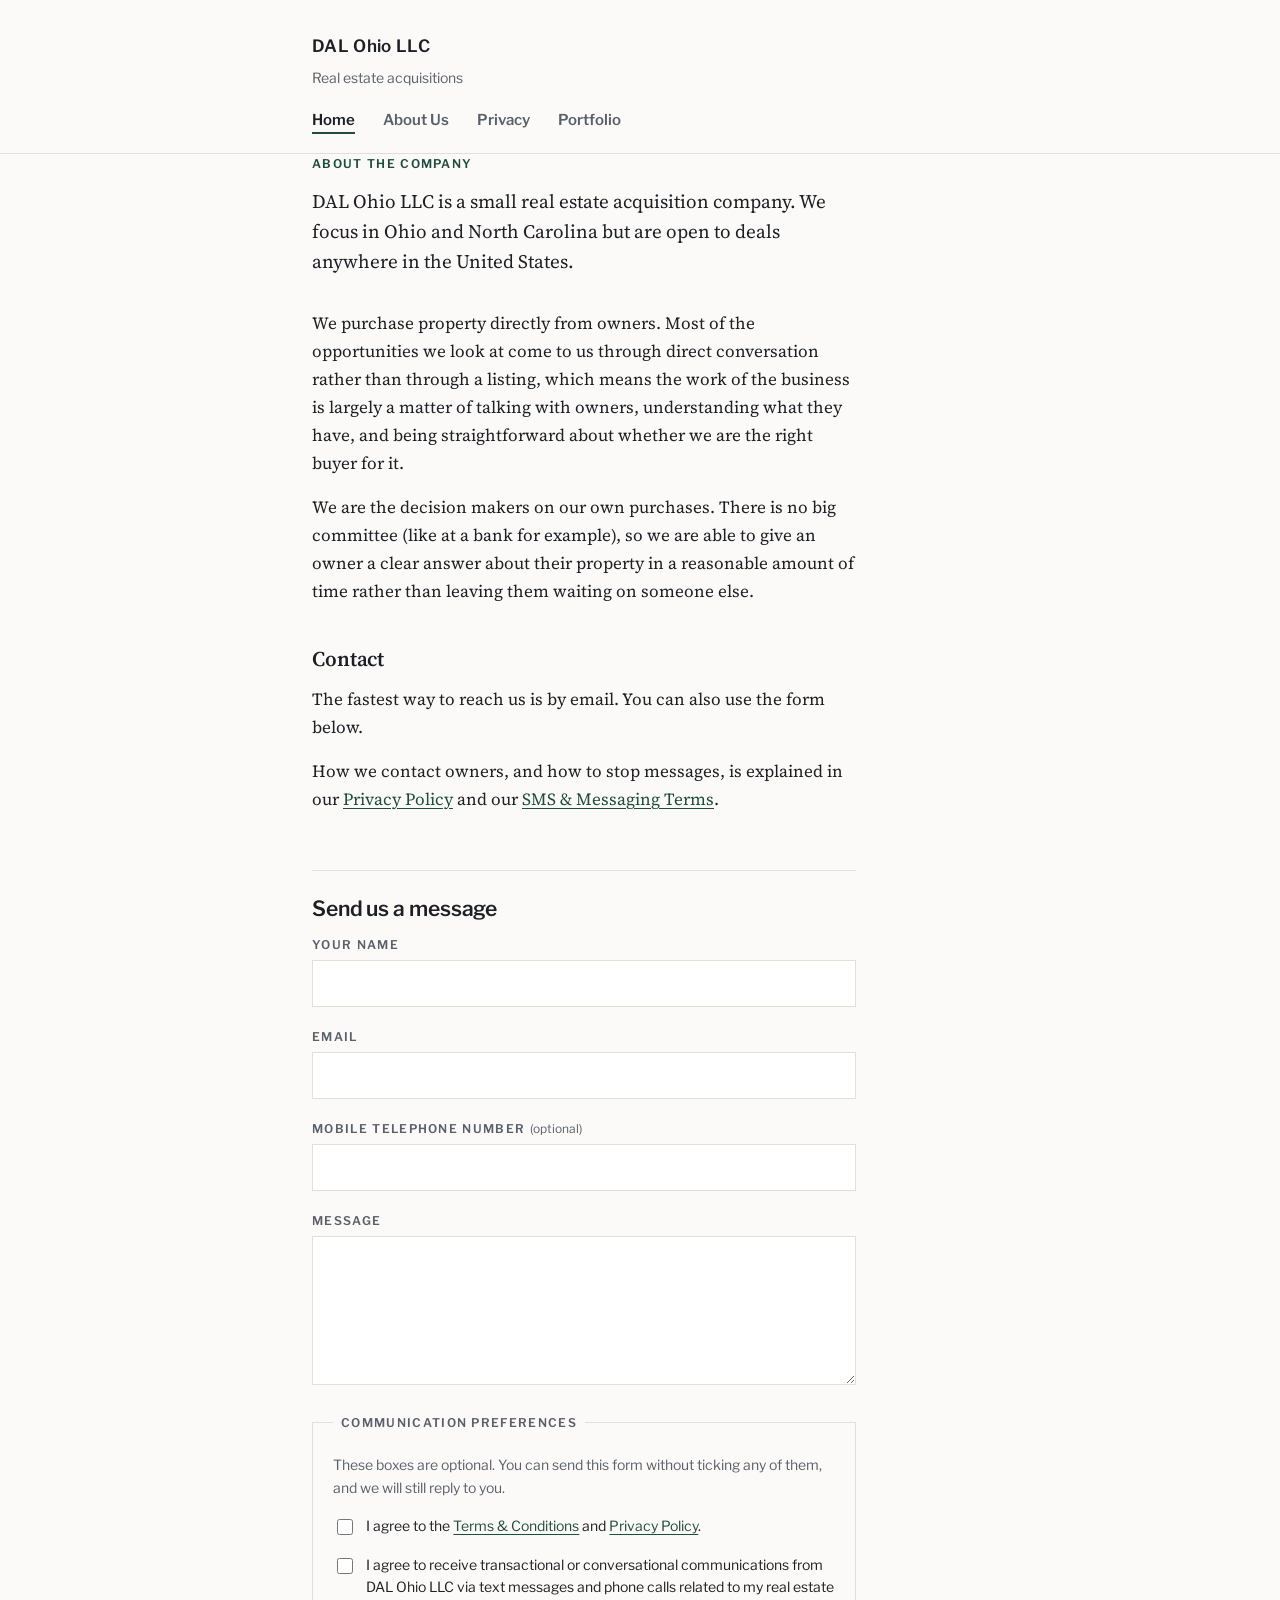
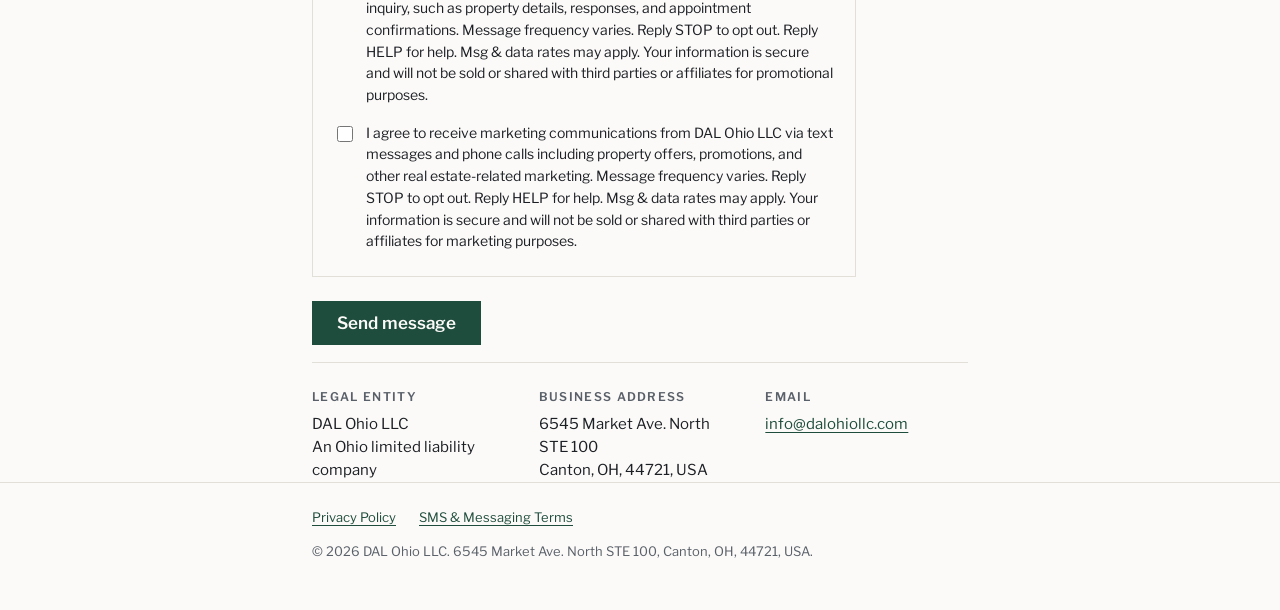
<file: index.html>
<!DOCTYPE html>
<html lang="en">
<head>
<meta charset="utf-8">
<meta name="viewport" content="width=device-width, initial-scale=1">
<title>DAL Ohio LLC — Real Estate Acquisitions</title>
<meta name="description" content="DAL Ohio LLC is a real estate acquisition company based in Ohio. We focus in Ohio and North Carolina but are open to deals anywhere in the United States.">
<link rel="preconnect" href="https://fonts.googleapis.com">
<link rel="preconnect" href="https://fonts.gstatic.com" crossorigin>
<link href="https://fonts.googleapis.com/css2?family=Libre+Franklin:wght@400;600&family=Source+Serif+4:opsz,wght@8..60,400&display=swap" rel="stylesheet">
<link rel="stylesheet" href="styles.css">
</head>
<body>

<header class="masthead">
  <div class="wrap">
    <a class="wordmark" href="index.html">DAL Ohio LLC</a>
    <p>Real estate acquisitions</p>
    <nav class="sitenav" aria-label="Main">
      <a href="index.html" aria-current="page">Home</a>
      <a href="about.html">About Us</a>
      <a href="privacy.html">Privacy</a>
      <a href="portfolio.html">Portfolio</a>
    </nav>
  </div>
</header>

<main class="wrap">
  <p class="eyebrow">About the company</p>

  <p class="lede">
    DAL Ohio LLC is a small real estate acquisition company. We focus in Ohio and North Carolina but are open to deals anywhere in the United States.
  </p>

  <div class="prose">
    <p>
      We purchase property directly from owners. Most of the opportunities we look at come to us
      through direct conversation rather than through a listing, which means the work of the
      business is largely a matter of talking with owners, understanding what they have, and being
      straightforward about whether we are the right buyer for it.
    </p>
    <p>
      We are the decision makers on our own purchases. There is no big committee (like at a bank
      for example), so we are able to give an owner a clear answer about their property in a
      reasonable amount of time rather than leaving them waiting on someone else.
    </p>

    <h2 id="contact">Contact</h2>
    <p>
      The fastest way to reach us is by email. You can also use the form below.
    </p>
    <p>
      How we contact owners, and how to stop messages, is explained in our
      <a href="privacy.html#how-we-contact">Privacy Policy</a> and our
      <a href="sms-terms.html">SMS &amp; Messaging Terms</a>.
    </p>
  </div>

  <form class="contact" name="contact" method="POST" data-netlify="true" netlify-honeypot="bot-field">
    <input type="hidden" name="form-name" value="contact">
    <p class="hp"><label>Leave this field empty <input name="bot-field" tabindex="-1" autocomplete="off"></label></p>

    <h2>Send us a message</h2>

    <p class="field">
      <label for="name">Your name</label>
      <input id="name" name="name" type="text" autocomplete="name" required>
    </p>

    <p class="field">
      <label for="email">Email</label>
      <input id="email" name="email" type="email" autocomplete="email" required>
    </p>

    <p class="field">
      <label for="phone">Mobile telephone number <span class="opt">(optional)</span></label>
      <input id="phone" name="phone" type="tel" autocomplete="tel">
    </p>

    <p class="field">
      <label for="message">Message</label>
      <textarea id="message" name="message" rows="5"></textarea>
    </p>

    <fieldset class="consent">
      <legend>Communication preferences</legend>
      <p class="consent-note">
        These boxes are optional. You can send this form without ticking any of them, and we will
        still reply to you.
      </p>

      <p class="check">
        <input id="agree-terms" name="agree-terms" type="checkbox" value="yes">
        <label for="agree-terms">I agree to the <a href="sms-terms.html">Terms &amp; Conditions</a>
        and <a href="privacy.html">Privacy Policy</a>.</label>
      </p>

      <p class="check">
        <input id="agree-transactional" name="agree-transactional" type="checkbox" value="yes">
        <label for="agree-transactional">I agree to receive transactional or conversational
        communications from DAL Ohio LLC via text messages and phone calls related to my real estate
        inquiry, such as property details, responses, and appointment confirmations. Message
        frequency varies. Reply STOP to opt out. Reply HELP for help. Msg &amp; data rates may
        apply. Your information is secure and will not be sold or shared with third parties or
        affiliates for promotional purposes.</label>
      </p>

      <p class="check">
        <input id="agree-marketing" name="agree-marketing" type="checkbox" value="yes">
        <label for="agree-marketing">I agree to receive marketing communications from DAL Ohio LLC
        via text messages and phone calls including property offers, promotions, and other real
        estate-related marketing. Message frequency varies. Reply STOP to opt out. Reply HELP for
        help. Msg &amp; data rates may apply. Your information is secure and will not be sold or
        shared with third parties or affiliates for marketing purposes.</label>
      </p>
    </fieldset>

    <p><button type="submit">Send message</button></p>
  </form>

  <dl class="facts">
    <div>
      <dt>Legal entity</dt>
      <dd>DAL Ohio LLC<br>An Ohio limited liability company</dd>
    </div>
    <div>
      <dt>Business address</dt>
      <dd>6545 Market Ave. North STE 100<br>Canton, OH, 44721, USA</dd>
    </div>
    <div>
      <dt>Email</dt>
      <dd><a href="mailto:info@dalohiollc.com">info@dalohiollc.com</a></dd>
    </div>
  </dl>
</main>

<footer>
  <div class="wrap">
    <nav aria-label="Legal">
      <a href="privacy.html">Privacy Policy</a>
      <a href="sms-terms.html">SMS &amp; Messaging Terms</a>
    </nav>
    <p>&copy; 2026 DAL Ohio LLC. 6545 Market Ave. North STE 100, Canton, OH, 44721, USA.</p>
  </div>
</footer>

</body>
</html>
</file>
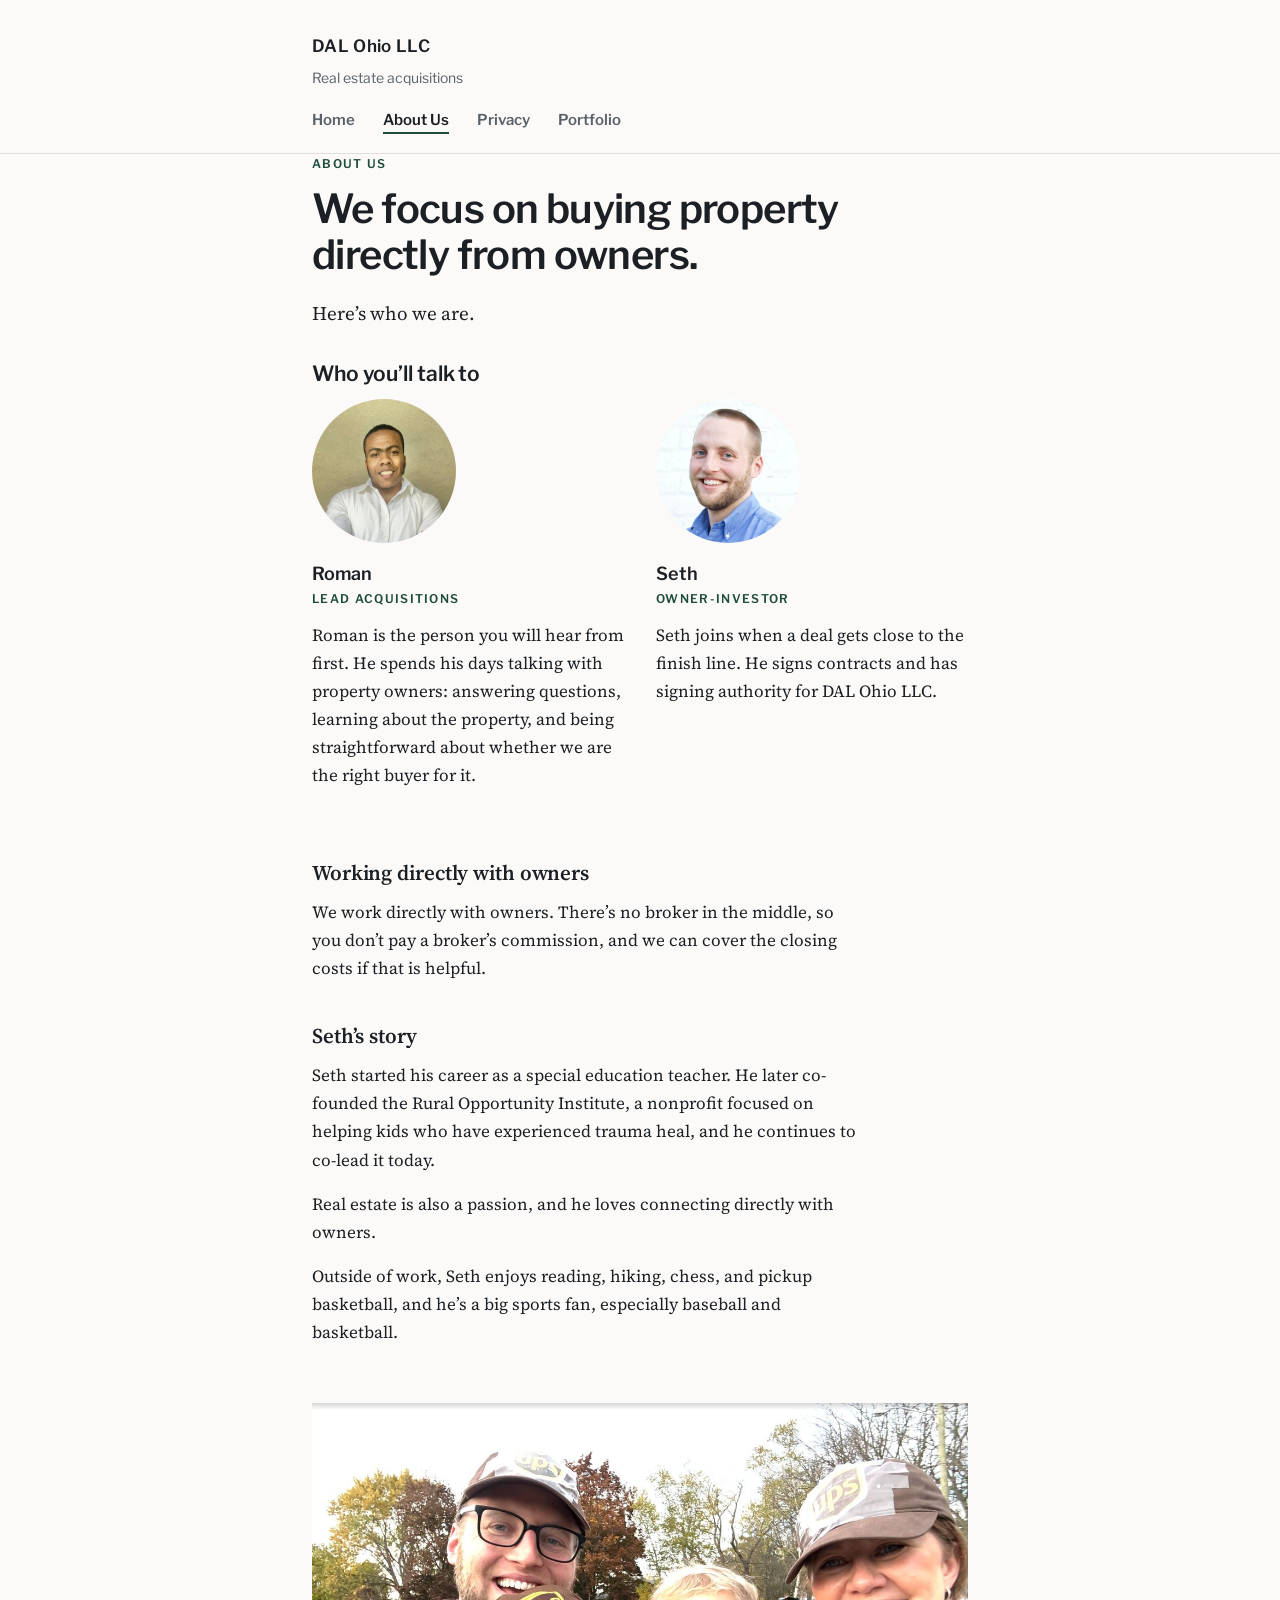
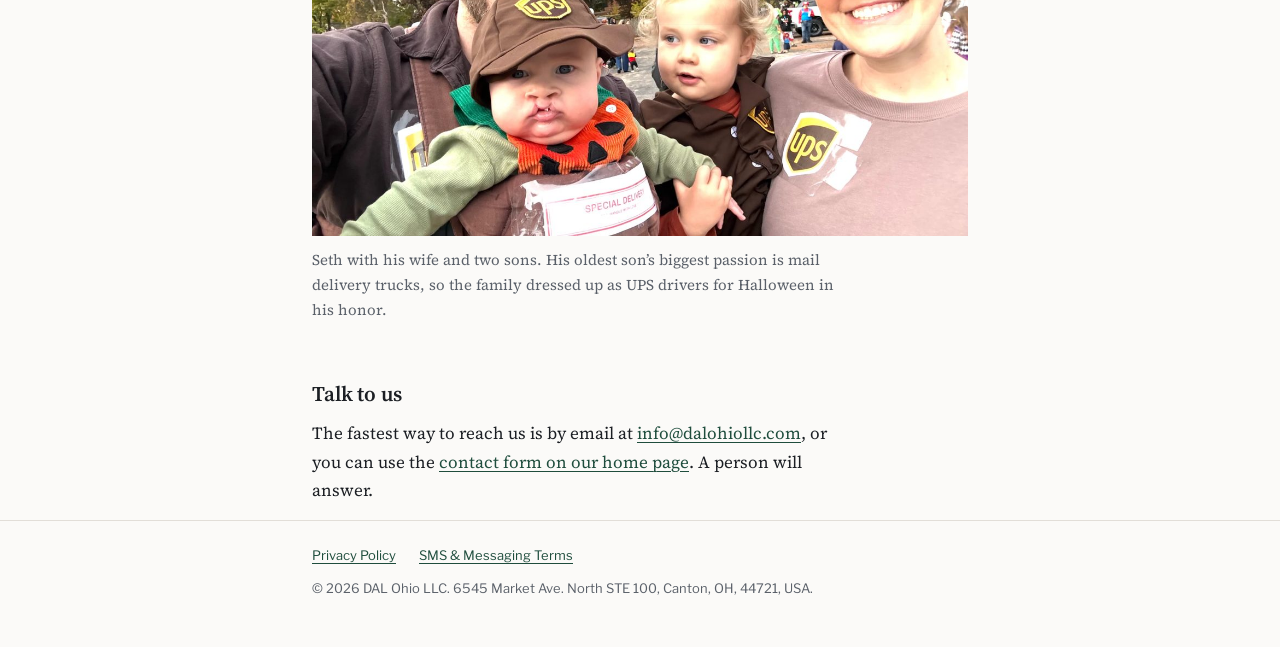
<file: about.html>
<!DOCTYPE html>
<html lang="en">
<head>
<meta charset="utf-8">
<meta name="viewport" content="width=device-width, initial-scale=1">
<title>About Us — DAL Ohio LLC</title>
<meta name="description" content="Meet the people behind DAL Ohio LLC. We buy property directly from owners in Ohio and North Carolina.">
<link rel="preconnect" href="https://fonts.googleapis.com">
<link rel="preconnect" href="https://fonts.gstatic.com" crossorigin>
<link href="https://fonts.googleapis.com/css2?family=Libre+Franklin:wght@400;600&family=Source+Serif+4:opsz,wght@8..60,400&display=swap" rel="stylesheet">
<link rel="stylesheet" href="styles.css">
</head>
<body>

<header class="masthead">
  <div class="wrap">
    <a class="wordmark" href="index.html">DAL Ohio LLC</a>
    <p>Real estate acquisitions</p>
    <nav class="sitenav" aria-label="Main">
      <a href="index.html">Home</a>
      <a href="about.html" aria-current="page">About Us</a>
      <a href="privacy.html">Privacy</a>
      <a href="portfolio.html">Portfolio</a>
    </nav>
  </div>
</header>

<main class="wrap">
  <p class="eyebrow">About us</p>
  <h1>We focus on buying property directly from owners.</h1>

  <p class="lede">
    Here&rsquo;s who we are.
  </p>

  <h2 class="section">Who you&rsquo;ll talk to</h2>

  <div class="team">
    <figure class="person">
      <img src="images/roman.jpg" width="240" height="240" alt="Roman, Lead Acquisitions">
      <figcaption>
        <p class="name">Roman</p>
        <p class="role">Lead Acquisitions</p>
        <p>
          Roman is the person you will hear from first. He spends his days talking with property
          owners: answering questions, learning about the property, and being straightforward about
          whether we are the right buyer for it.
        </p>
      </figcaption>
    </figure>

    <figure class="person">
      <img src="images/seth.jpg" width="240" height="240" alt="Seth, Owner-Investor">
      <figcaption>
        <p class="name">Seth</p>
        <p class="role">Owner-Investor</p>
        <p>
          Seth joins when a deal gets close to the finish line. He signs contracts and has signing
          authority for DAL Ohio LLC.
        </p>
      </figcaption>
    </figure>
  </div>

  <div class="prose">
    <h2>Working directly with owners</h2>
    <p>
      We work directly with owners. There&rsquo;s no broker in the middle, so you don&rsquo;t pay a
      broker&rsquo;s commission, and we can cover the closing costs if that is helpful.
    </p>

    <h2>Seth&rsquo;s story</h2>
    <p>
      Seth started his career as a special education teacher. He later co-founded the Rural
      Opportunity Institute, a nonprofit focused on helping kids who have experienced trauma heal,
      and he continues to co-lead it today.
    </p>
    <p>
      Real estate is also a passion, and he loves connecting directly with owners.
    </p>
    <p>
      Outside of work, Seth enjoys reading, hiking, chess, and pickup basketball, and he&rsquo;s a
      big sports fan, especially baseball and basketball.
    </p>
  </div>

  <figure class="family">
    <img src="images/seth-family.jpg" width="1200" height="792"
         alt="Seth with his wife and two sons, all dressed as UPS delivery drivers">
    <figcaption>
      Seth with his wife and two sons. His oldest son&rsquo;s biggest passion is mail delivery
      trucks, so the family dressed up as UPS drivers for Halloween in his honor.
    </figcaption>
  </figure>

  <div class="prose">
    <h2>Talk to us</h2>
    <p>
      The fastest way to reach us is by email at
      <a href="mailto:info@dalohiollc.com">info@dalohiollc.com</a>, or you can use the
      <a href="index.html#contact">contact form on our home page</a>. A person will answer.
    </p>
  </div>
</main>

<footer>
  <div class="wrap">
    <nav aria-label="Legal">
      <a href="privacy.html">Privacy Policy</a>
      <a href="sms-terms.html">SMS &amp; Messaging Terms</a>
    </nav>
    <p>&copy; 2026 DAL Ohio LLC. 6545 Market Ave. North STE 100, Canton, OH, 44721, USA.</p>
  </div>
</footer>

</body>
</html>
</file>
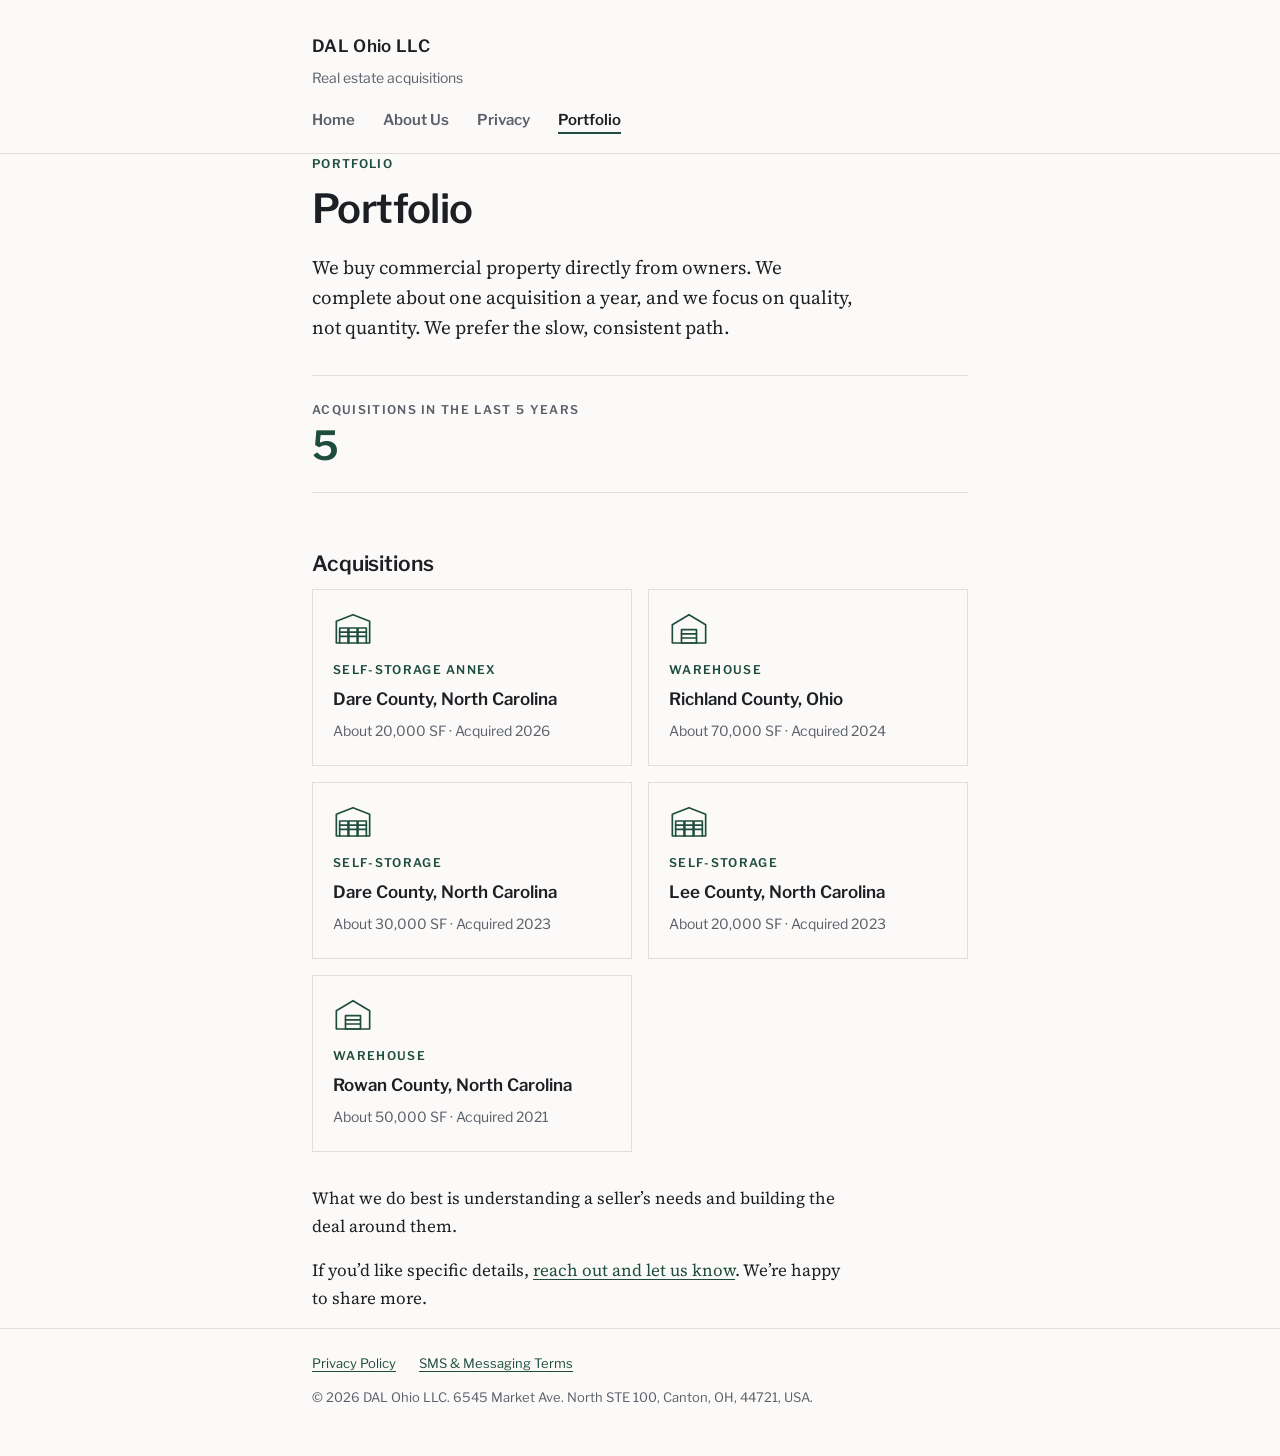
<file: portfolio.html>
<!DOCTYPE html>
<html lang="en">
<head>
<meta charset="utf-8">
<meta name="viewport" content="width=device-width, initial-scale=1">
<title>Portfolio — DAL Ohio LLC</title>
<meta name="description" content="We buy commercial property directly from owners in Ohio and North Carolina, about one acquisition a year.">
<link rel="preconnect" href="https://fonts.googleapis.com">
<link rel="preconnect" href="https://fonts.gstatic.com" crossorigin>
<link href="https://fonts.googleapis.com/css2?family=Libre+Franklin:wght@400;600&family=Source+Serif+4:opsz,wght@8..60,400&display=swap" rel="stylesheet">
<link rel="stylesheet" href="styles.css">
</head>
<body>

<header class="masthead">
  <div class="wrap">
    <a class="wordmark" href="index.html">DAL Ohio LLC</a>
    <p>Real estate acquisitions</p>
    <nav class="sitenav" aria-label="Main">
      <a href="index.html">Home</a>
      <a href="about.html">About Us</a>
      <a href="privacy.html">Privacy</a>
      <a href="portfolio.html" aria-current="page">Portfolio</a>
    </nav>
  </div>
</header>

<main class="wrap">
  <p class="eyebrow">Portfolio</p>
  <h1>Portfolio</h1>

  <p class="lede">
    We buy commercial property directly from owners. We complete about one acquisition a year,
    and we focus on quality, not quantity. We prefer the slow, consistent path.
  </p>

  <dl class="stats">
    <div><dt>Acquisitions in the last 5 years</dt><dd>5</dd></div>
  </dl>

  <h2>Acquisitions</h2>
  <ul class="holdings">
      <li>
        <svg class="icon" viewBox="0 0 48 48" width="40" height="40" fill="none" stroke="currentColor" stroke-width="2" stroke-linejoin="round" stroke-linecap="round" aria-hidden="true"><path d="M4 16 24 8l20 8v26H4z"/><path d="M8 42V24h10v18M19 42V24h10v18M30 42V24h10v18"/><path d="M8 29h10M8 34h10M19 29h10M19 34h10M30 29h10M30 34h10"/></svg>
        <p class="type">Self-storage annex</p>
        <p class="where">Dare County, North Carolina</p>
        <p class="meta">About 20,000 SF &middot; Acquired 2026</p>
      </li>
      <li>
        <svg class="icon" viewBox="0 0 48 48" width="40" height="40" fill="none" stroke="currentColor" stroke-width="2" stroke-linejoin="round" stroke-linecap="round" aria-hidden="true"><path d="M4 20 24 8l20 12v22H4z"/><rect x="15" y="26" width="18" height="16"/><path d="M15 31h18M15 36h18"/></svg>
        <p class="type">Warehouse</p>
        <p class="where">Richland County, Ohio</p>
        <p class="meta">About 70,000 SF &middot; Acquired 2024</p>
      </li>
      <li>
        <svg class="icon" viewBox="0 0 48 48" width="40" height="40" fill="none" stroke="currentColor" stroke-width="2" stroke-linejoin="round" stroke-linecap="round" aria-hidden="true"><path d="M4 16 24 8l20 8v26H4z"/><path d="M8 42V24h10v18M19 42V24h10v18M30 42V24h10v18"/><path d="M8 29h10M8 34h10M19 29h10M19 34h10M30 29h10M30 34h10"/></svg>
        <p class="type">Self-storage</p>
        <p class="where">Dare County, North Carolina</p>
        <p class="meta">About 30,000 SF &middot; Acquired 2023</p>
      </li>
      <li>
        <svg class="icon" viewBox="0 0 48 48" width="40" height="40" fill="none" stroke="currentColor" stroke-width="2" stroke-linejoin="round" stroke-linecap="round" aria-hidden="true"><path d="M4 16 24 8l20 8v26H4z"/><path d="M8 42V24h10v18M19 42V24h10v18M30 42V24h10v18"/><path d="M8 29h10M8 34h10M19 29h10M19 34h10M30 29h10M30 34h10"/></svg>
        <p class="type">Self-storage</p>
        <p class="where">Lee County, North Carolina</p>
        <p class="meta">About 20,000 SF &middot; Acquired 2023</p>
      </li>
      <li>
        <svg class="icon" viewBox="0 0 48 48" width="40" height="40" fill="none" stroke="currentColor" stroke-width="2" stroke-linejoin="round" stroke-linecap="round" aria-hidden="true"><path d="M4 20 24 8l20 12v22H4z"/><rect x="15" y="26" width="18" height="16"/><path d="M15 31h18M15 36h18"/></svg>
        <p class="type">Warehouse</p>
        <p class="where">Rowan County, North Carolina</p>
        <p class="meta">About 50,000 SF &middot; Acquired 2021</p>
      </li>
  </ul>

  <div class="prose">
    <p>
      What we do best is understanding a seller&rsquo;s needs and building the deal around them.
    </p>
    <p>
      If you&rsquo;d like specific details, <a href="index.html#contact">reach out and let us
      know</a>. We&rsquo;re happy to share more.
    </p>
  </div>
</main>

<footer>
  <div class="wrap">
    <nav aria-label="Legal">
      <a href="privacy.html">Privacy Policy</a>
      <a href="sms-terms.html">SMS &amp; Messaging Terms</a>
    </nav>
    <p>&copy; 2026 DAL Ohio LLC. 6545 Market Ave. North STE 100, Canton, OH, 44721, USA.</p>
  </div>
</footer>

</body>
</html>
</file>
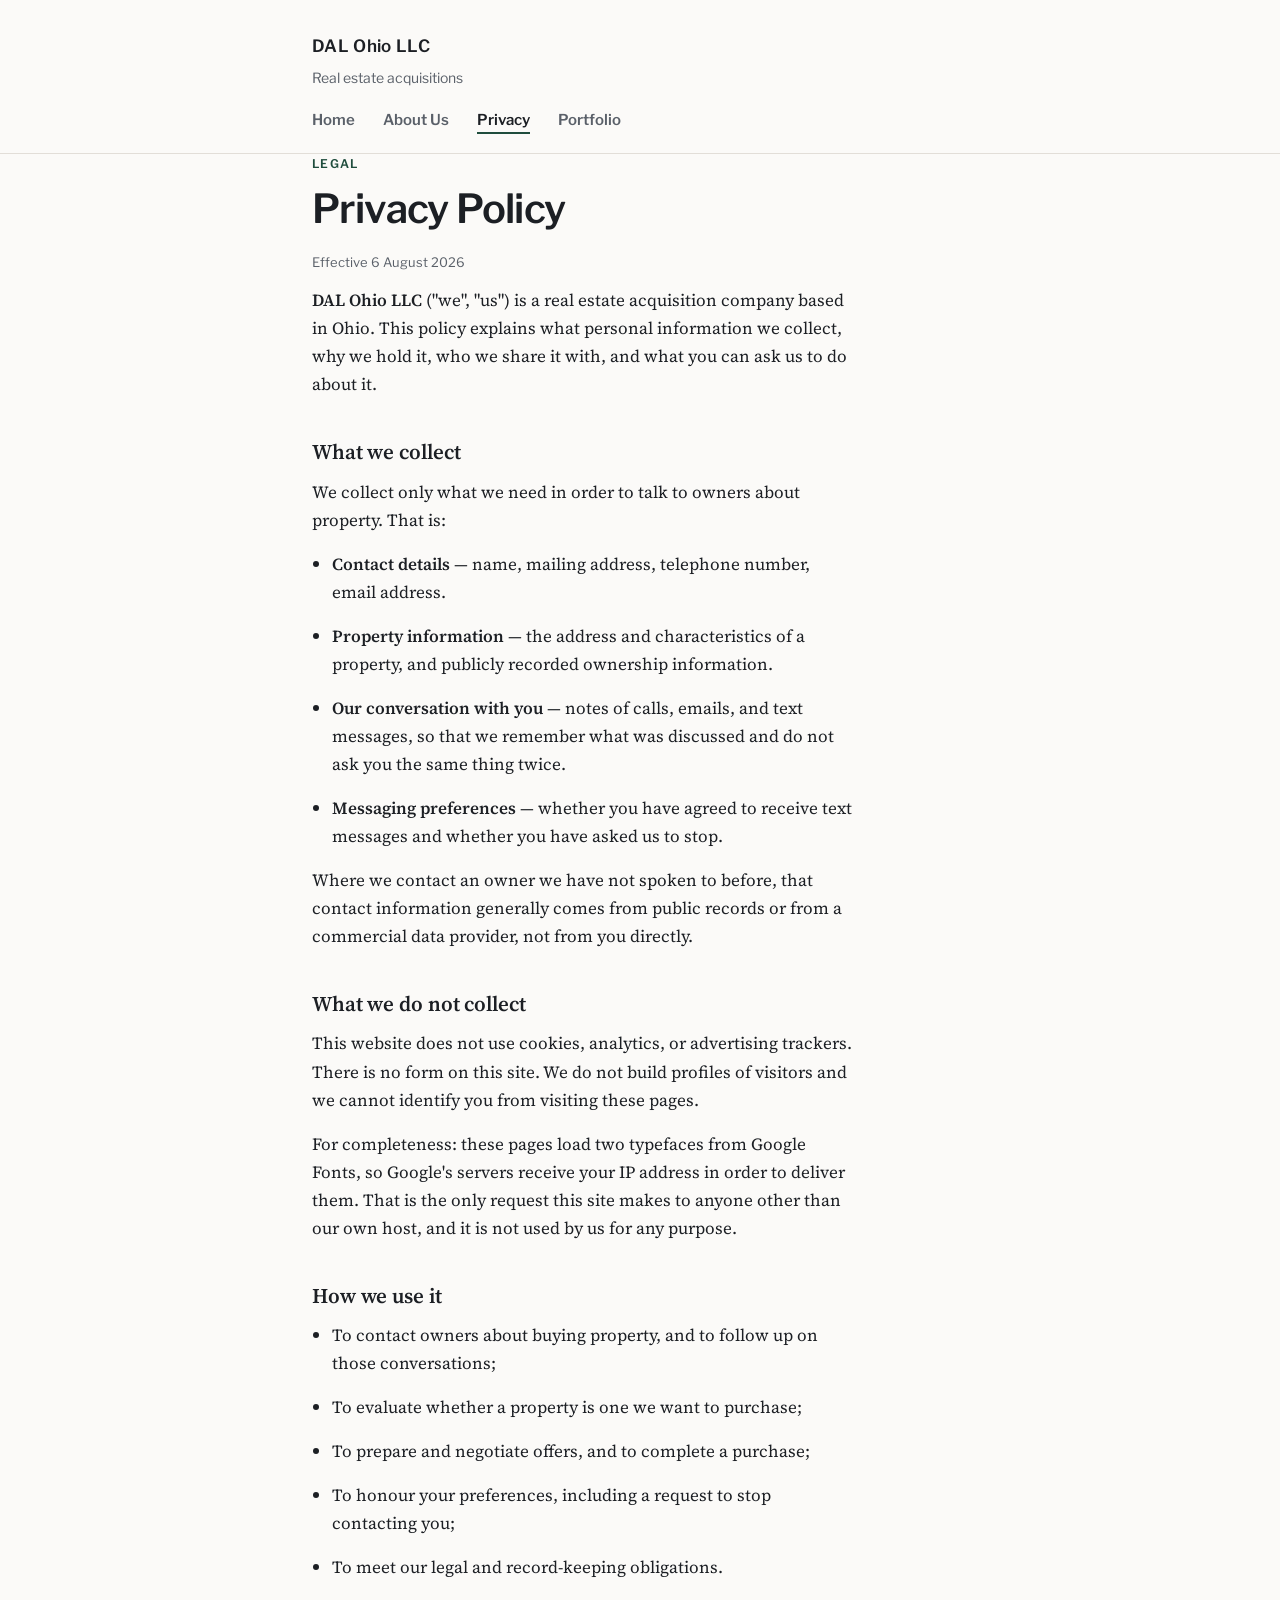
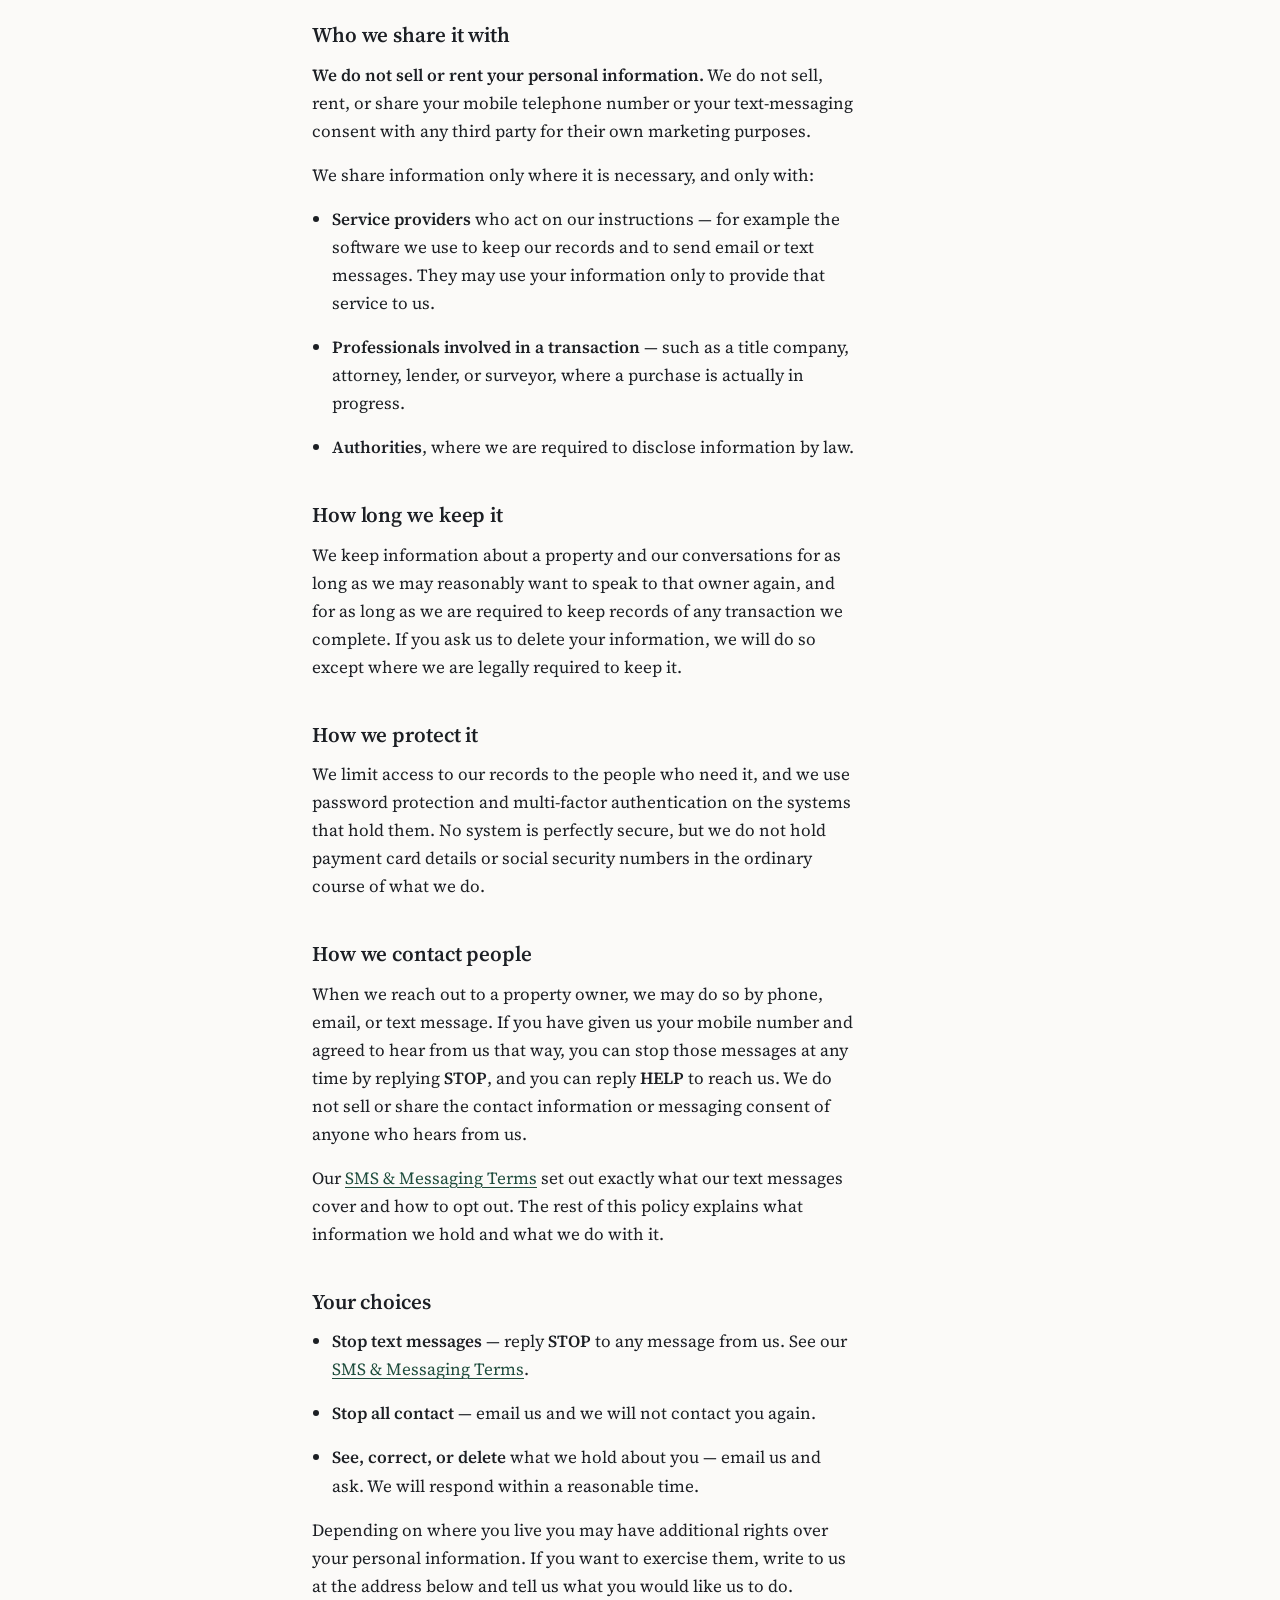
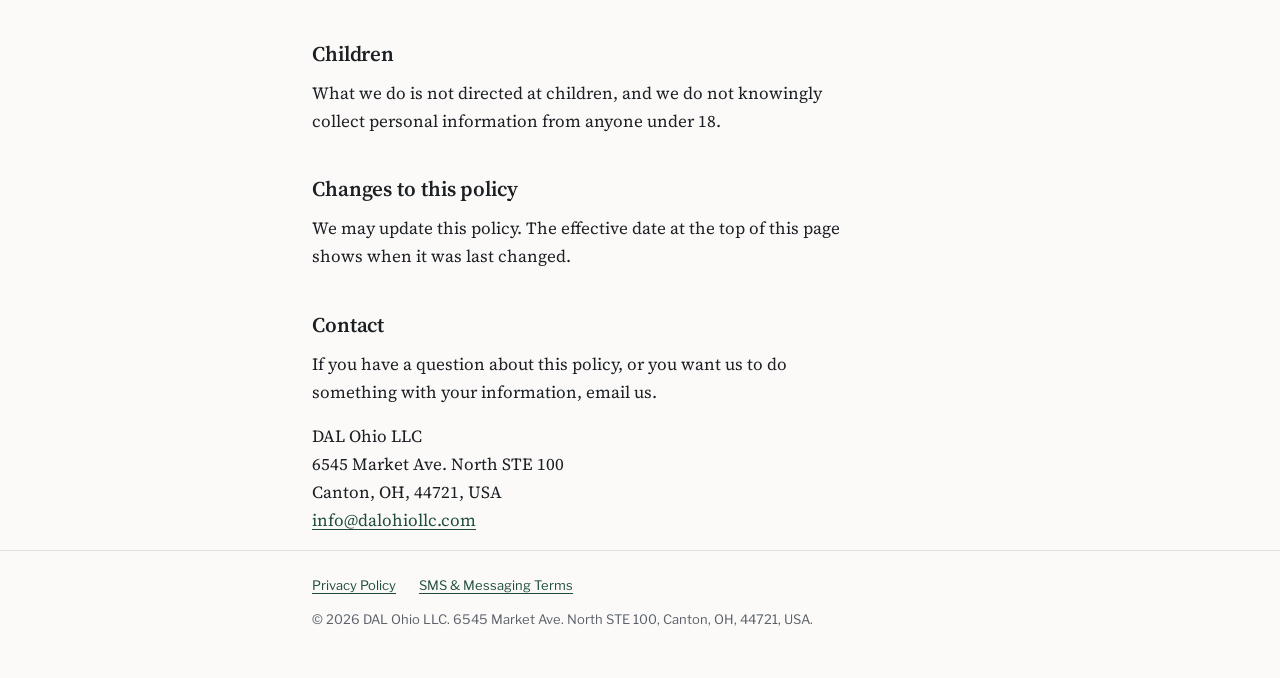
<file: privacy.html>
<!DOCTYPE html>
<html lang="en">
<head>
<meta charset="utf-8">
<meta name="viewport" content="width=device-width, initial-scale=1">
<title>Privacy Policy — DAL Ohio LLC</title>
<meta name="description" content="Privacy Policy for DAL Ohio LLC: what information we collect, how we use it, who we share it with, and how to ask us to correct or delete it.">
<link rel="preconnect" href="https://fonts.googleapis.com">
<link rel="preconnect" href="https://fonts.gstatic.com" crossorigin>
<link href="https://fonts.googleapis.com/css2?family=Libre+Franklin:wght@400;600&family=Source+Serif+4:opsz,wght@8..60,400&display=swap" rel="stylesheet">
<link rel="stylesheet" href="styles.css">
</head>
<body>

<header class="masthead">
  <div class="wrap">
    <a class="wordmark" href="index.html">DAL Ohio LLC</a>
    <p>Real estate acquisitions</p>
    <nav class="sitenav" aria-label="Main">
      <a href="index.html">Home</a>
      <a href="about.html">About Us</a>
      <a href="privacy.html" aria-current="page">Privacy</a>
      <a href="portfolio.html">Portfolio</a>
    </nav>
  </div>
</header>

<main class="wrap">
  <p class="eyebrow">Legal</p>
  <h1>Privacy Policy</h1>
  <p class="updated">Effective 6 August 2026</p>

  <div class="prose">
    <p>
      <strong>DAL Ohio LLC</strong> ("we", "us") is a real estate acquisition company based in Ohio.
      This policy explains what personal information we collect, why we hold it, who we share it
      with, and what you can ask us to do about it.
    </p>

    <h2>What we collect</h2>
    <p>We collect only what we need in order to talk to owners about property. That is:</p>
    <ul>
      <li><strong>Contact details</strong> — name, mailing address, telephone number, email address.</li>
      <li><strong>Property information</strong> — the address and characteristics of a property, and
        publicly recorded ownership information.</li>
      <li><strong>Our conversation with you</strong> — notes of calls, emails, and text messages, so
        that we remember what was discussed and do not ask you the same thing twice.</li>
      <li><strong>Messaging preferences</strong> — whether you have agreed to receive text messages
        and whether you have asked us to stop.</li>
    </ul>
    <p>
      Where we contact an owner we have not spoken to before, that contact information generally
      comes from public records or from a commercial data provider, not from you directly.
    </p>

    <h2>What we do not collect</h2>
    <p>
      This website does not use cookies, analytics, or advertising trackers. There is no form on this
      site. We do not build profiles of visitors and we cannot identify you from visiting these
      pages.
    </p>
    <p>
      For completeness: these pages load two typefaces from Google Fonts, so Google's servers receive
      your IP address in order to deliver them. That is the only request this site makes to anyone
      other than our own host, and it is not used by us for any purpose.
    </p>

    <h2>How we use it</h2>
    <ul>
      <li>To contact owners about buying property, and to follow up on those conversations;</li>
      <li>To evaluate whether a property is one we want to purchase;</li>
      <li>To prepare and negotiate offers, and to complete a purchase;</li>
      <li>To honour your preferences, including a request to stop contacting you;</li>
      <li>To meet our legal and record-keeping obligations.</li>
    </ul>

    <h2>Who we share it with</h2>
    <p>
      <strong>We do not sell or rent your personal information.</strong> We do not sell, rent, or
      share your mobile telephone number or your text-messaging consent with any third party for
      their own marketing purposes.
    </p>
    <p>We share information only where it is necessary, and only with:</p>
    <ul>
      <li><strong>Service providers</strong> who act on our instructions — for example the software
        we use to keep our records and to send email or text messages. They may use your information
        only to provide that service to us.</li>
      <li><strong>Professionals involved in a transaction</strong> — such as a title company,
        attorney, lender, or surveyor, where a purchase is actually in progress.</li>
      <li><strong>Authorities</strong>, where we are required to disclose information by law.</li>
    </ul>

    <h2>How long we keep it</h2>
    <p>
      We keep information about a property and our conversations for as long as we may reasonably
      want to speak to that owner again, and for as long as we are required to keep records of any
      transaction we complete. If you ask us to delete your information, we will do so except where
      we are legally required to keep it.
    </p>

    <h2>How we protect it</h2>
    <p>
      We limit access to our records to the people who need it, and we use password protection and
      multi-factor authentication on the systems that hold them. No system is perfectly secure, but
      we do not hold payment card details or social security numbers in the ordinary course of what
      we do.
    </p>

    <h2 id="how-we-contact">How we contact people</h2>
    <p>
      When we reach out to a property owner, we may do so by phone, email, or text message. If you
      have given us your mobile number and agreed to hear from us that way, you can stop those
      messages at any time by replying <strong>STOP</strong>, and you can reply
      <strong>HELP</strong> to reach us. We do not sell or share the contact information or
      messaging consent of anyone who hears from us.
    </p>
    <p>
      Our <a href="sms-terms.html">SMS &amp; Messaging Terms</a> set out exactly what our text
      messages cover and how to opt out. The rest of this policy explains what information we hold
      and what we do with it.
    </p>

    <h2>Your choices</h2>
    <ul>
      <li><strong>Stop text messages</strong> — reply <strong>STOP</strong> to any message from us.
        See our <a href="sms-terms.html">SMS &amp; Messaging Terms</a>.</li>
      <li><strong>Stop all contact</strong> — email us and we will not contact you again.</li>
      <li><strong>See, correct, or delete</strong> what we hold about you — email us and ask. We will
        respond within a reasonable time.</li>
    </ul>
    <p>
      Depending on where you live you may have additional rights over your personal information. If
      you want to exercise them, write to us at the address below and tell us what you would like us
      to do.
    </p>

    <h2>Children</h2>
    <p>
      What we do is not directed at children, and we do not knowingly collect personal information
      from anyone under 18.
    </p>

    <h2>Changes to this policy</h2>
    <p>
      We may update this policy. The effective date at the top of this page shows when it was last
      changed.
    </p>

    <h2>Contact</h2>
    <p>
      If you have a question about this policy, or you want us to do something with your
      information, email us.
    </p>
    <p>
      DAL Ohio LLC<br>
      6545 Market Ave. North STE 100<br>
      Canton, OH, 44721, USA<br>
      <a href="mailto:info@dalohiollc.com">info@dalohiollc.com</a>
    </p>
  </div>
</main>

<footer>
  <div class="wrap">
    <nav aria-label="Legal">
      <a href="privacy.html">Privacy Policy</a>
      <a href="sms-terms.html">SMS &amp; Messaging Terms</a>
    </nav>
    <p>&copy; 2026 DAL Ohio LLC. 6545 Market Ave. North STE 100, Canton, OH, 44721, USA.</p>
  </div>
</footer>

</body>
</html>
</file>
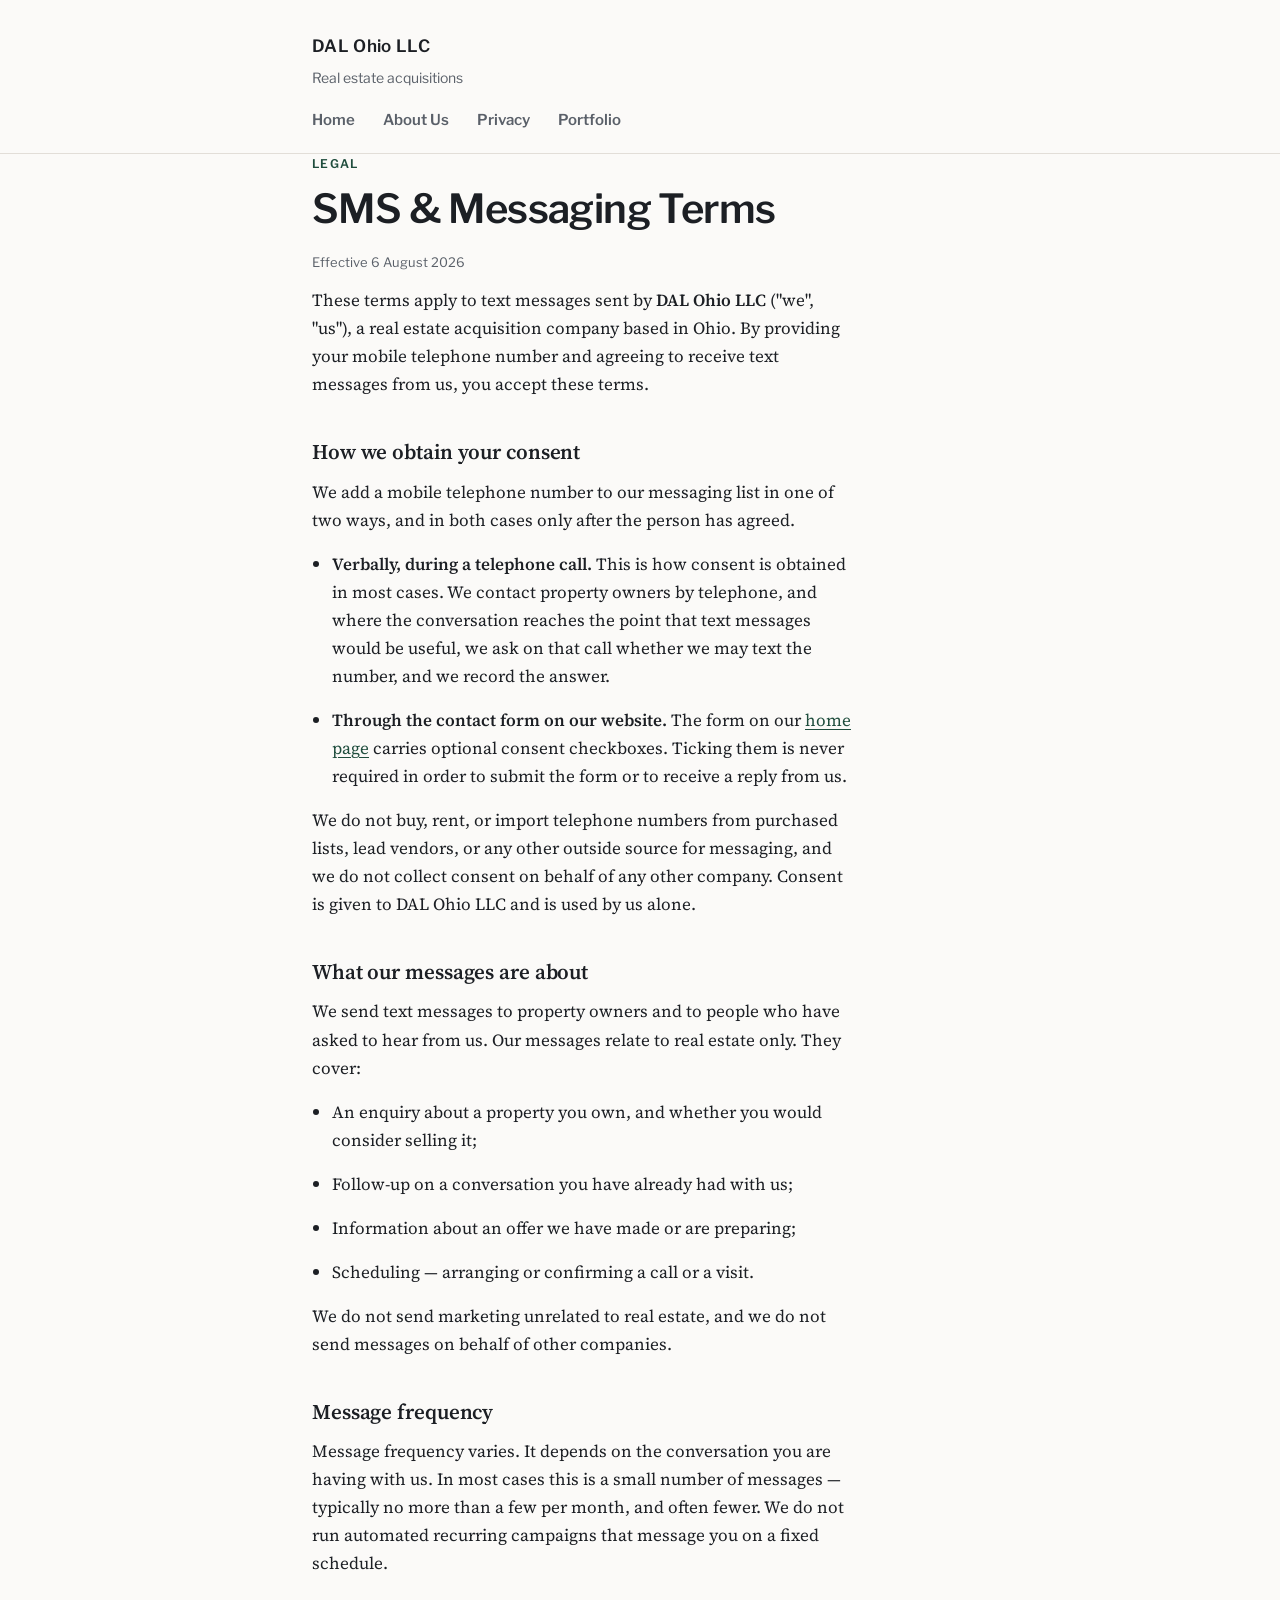
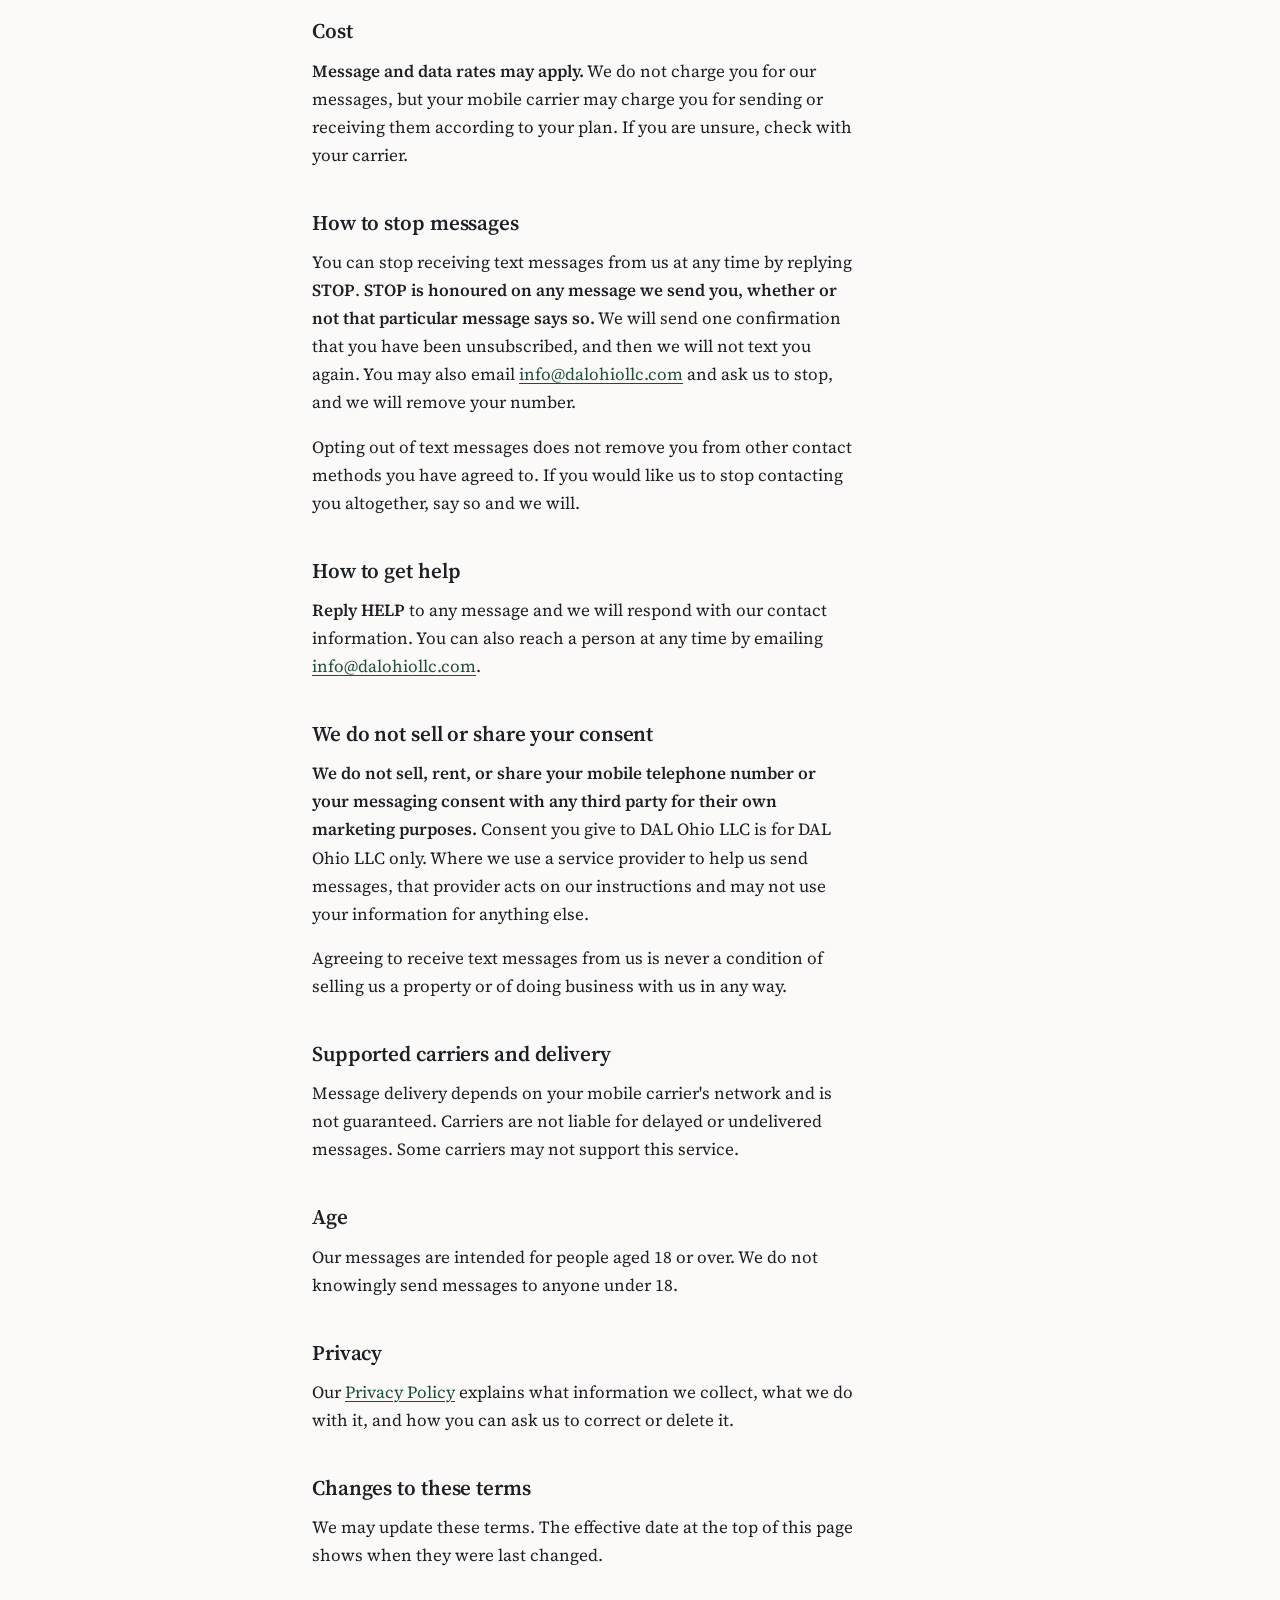
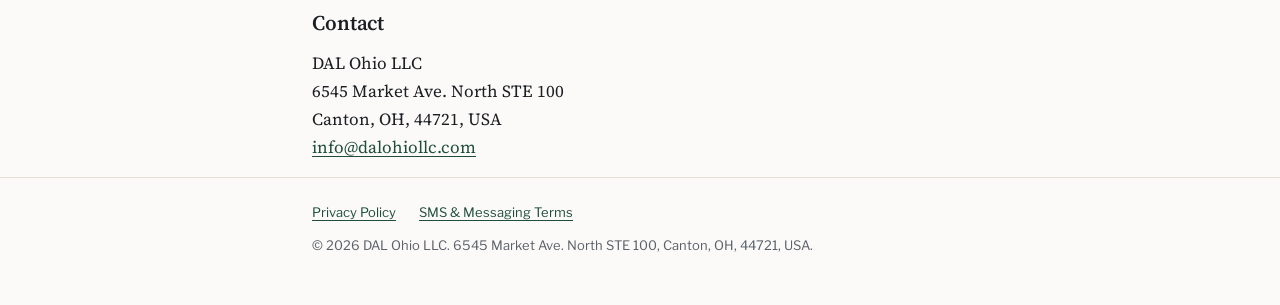
<file: sms-terms.html>
<!DOCTYPE html>
<html lang="en">
<head>
<meta charset="utf-8">
<meta name="viewport" content="width=device-width, initial-scale=1">
<title>SMS &amp; Messaging Terms — DAL Ohio LLC</title>
<meta name="description" content="SMS and messaging terms for DAL Ohio LLC: message types, frequency, opt-out and help instructions, and our commitment not to sell or share messaging consent.">
<link rel="preconnect" href="https://fonts.googleapis.com">
<link rel="preconnect" href="https://fonts.gstatic.com" crossorigin>
<link href="https://fonts.googleapis.com/css2?family=Libre+Franklin:wght@400;600&family=Source+Serif+4:opsz,wght@8..60,400&display=swap" rel="stylesheet">
<link rel="stylesheet" href="styles.css">
</head>
<body>

<header class="masthead">
  <div class="wrap">
    <a class="wordmark" href="index.html">DAL Ohio LLC</a>
    <p>Real estate acquisitions</p>
    <nav class="sitenav" aria-label="Main">
      <a href="index.html">Home</a>
      <a href="about.html">About Us</a>
      <a href="privacy.html">Privacy</a>
      <a href="portfolio.html">Portfolio</a>
    </nav>
  </div>
</header>

<main class="wrap">
  <p class="eyebrow">Legal</p>
  <h1>SMS &amp; Messaging Terms</h1>
  <p class="updated">Effective 6 August 2026</p>

  <div class="prose">
    <p>
      These terms apply to text messages sent by <strong>DAL Ohio LLC</strong> ("we", "us"), a real
      estate acquisition company based in Ohio. By providing your mobile telephone number and
      agreeing to receive text messages from us, you accept these terms.
    </p>

    <h2>How we obtain your consent</h2>
    <p>
      We add a mobile telephone number to our messaging list in one of two ways, and in both cases
      only after the person has agreed.
    </p>
    <ul>
      <li>
        <strong>Verbally, during a telephone call.</strong> This is how consent is obtained in most
        cases. We contact property owners by telephone, and where the conversation reaches the point
        that text messages would be useful, we ask on that call whether we may text the number, and
        we record the answer.
      </li>
      <li>
        <strong>Through the contact form on our website.</strong> The form on our
        <a href="index.html">home page</a> carries optional consent checkboxes. Ticking them is
        never required in order to submit the form or to receive a reply from us.
      </li>
    </ul>
    <p>
      We do not buy, rent, or import telephone numbers from purchased lists, lead vendors, or any
      other outside source for messaging, and we do not collect consent on behalf of any other
      company. Consent is given to DAL Ohio LLC and is used by us alone.
    </p>

    <h2>What our messages are about</h2>
    <p>
      We send text messages to property owners and to people who have asked to hear from us. Our
      messages relate to real estate only. They cover:
    </p>
    <ul>
      <li>An enquiry about a property you own, and whether you would consider selling it;</li>
      <li>Follow-up on a conversation you have already had with us;</li>
      <li>Information about an offer we have made or are preparing;</li>
      <li>Scheduling — arranging or confirming a call or a visit.</li>
    </ul>
    <p>
      We do not send marketing unrelated to real estate, and we do not send messages on behalf of
      other companies.
    </p>

    <h2>Message frequency</h2>
    <p>
      Message frequency varies. It depends on the conversation you are having with us. In most cases
      this is a small number of messages — typically no more than a few per month, and often fewer.
      We do not run automated recurring campaigns that message you on a fixed schedule.
    </p>

    <h2>Cost</h2>
    <p>
      <strong>Message and data rates may apply.</strong> We do not charge you for our messages, but
      your mobile carrier may charge you for sending or receiving them according to your plan. If
      you are unsure, check with your carrier.
    </p>

    <h2>How to stop messages</h2>
    <p>
      You can stop receiving text messages from us at any time by replying <strong>STOP</strong>.
      <strong>STOP is honoured on any message we send you, whether or not that particular message
      says so.</strong> We will send one confirmation that you have been unsubscribed, and then we
      will not text you again. You may also email
      <a href="mailto:info@dalohiollc.com">info@dalohiollc.com</a> and ask us to stop, and we will
      remove your number.
    </p>
    <p>
      Opting out of text messages does not remove you from other contact methods you have agreed to.
      If you would like us to stop contacting you altogether, say so and we will.
    </p>

    <h2>How to get help</h2>
    <p>
      <strong>Reply HELP</strong> to any message and we will respond with our contact information.
      You can also reach a person at any time by emailing
      <a href="mailto:info@dalohiollc.com">info@dalohiollc.com</a>.
    </p>

    <h2>We do not sell or share your consent</h2>
    <p>
      <strong>We do not sell, rent, or share your mobile telephone number or your messaging consent
      with any third party for their own marketing purposes.</strong> Consent you give to DAL Ohio
      LLC is for DAL Ohio LLC only. Where we use a service provider to help us send messages, that
      provider acts on our instructions and may not use your information for anything else.
    </p>
    <p>
      Agreeing to receive text messages from us is never a condition of selling us a property or of
      doing business with us in any way.
    </p>

    <h2>Supported carriers and delivery</h2>
    <p>
      Message delivery depends on your mobile carrier's network and is not guaranteed. Carriers are
      not liable for delayed or undelivered messages. Some carriers may not support this service.
    </p>

    <h2>Age</h2>
    <p>
      Our messages are intended for people aged 18 or over. We do not knowingly send messages to
      anyone under 18.
    </p>

    <h2>Privacy</h2>
    <p>
      Our <a href="privacy.html">Privacy Policy</a> explains what information we collect, what we do
      with it, and how you can ask us to correct or delete it.
    </p>

    <h2>Changes to these terms</h2>
    <p>
      We may update these terms. The effective date at the top of this page shows when they were
      last changed.
    </p>

    <h2>Contact</h2>
    <p>
      DAL Ohio LLC<br>
      6545 Market Ave. North STE 100<br>
      Canton, OH, 44721, USA<br>
      <a href="mailto:info@dalohiollc.com">info@dalohiollc.com</a>
    </p>
  </div>
</main>

<footer>
  <div class="wrap">
    <nav aria-label="Legal">
      <a href="privacy.html">Privacy Policy</a>
      <a href="sms-terms.html">SMS &amp; Messaging Terms</a>
    </nav>
    <p>&copy; 2026 DAL Ohio LLC. 6545 Market Ave. North STE 100, Canton, OH, 44721, USA.</p>
  </div>
</footer>

</body>
</html>
</file>
<file: styles.css>
/* DAL Ohio LLC — Swiss/International direction. Deliberately plain: this site exists
   to be read by a carrier reviewer during A2P 10DLC brand vetting, not to sell.
   No JS, no third-party anything except the two webfonts. Images appear only on About Us. */

:root {
  --ink: #1c1f24;
  --paper: #fbfaf8;
  --muted: #5a6069;
  --rule: #e2ded8;
  --accent: #1f4d3d;

  --sans: "Libre Franklin", "Helvetica Neue", Arial, sans-serif;
  --serif: "Source Serif 4", Georgia, serif;

  --text-body: clamp(1rem, 0.96rem + 0.2vw, 1.0625rem);
  --text-h1: clamp(1.75rem, 1.4rem + 1.6vw, 2.5rem);
  --text-h2: clamp(1.125rem, 1.05rem + 0.35vw, 1.3125rem);
  --text-eyebrow: 0.75rem;

  --measure: 34rem;
  --gap: clamp(2.5rem, 2rem + 2vw, 4.5rem);
}

*,
*::before,
*::after {
  box-sizing: border-box;
}

html {
  -webkit-text-size-adjust: 100%;
}

body {
  margin: 0;
  background: var(--paper);
  color: var(--ink);
  font-family: var(--sans);
  font-size: var(--text-body);
  line-height: 1.65;
  text-underline-offset: 0.15em;
}

.wrap {
  max-width: 44rem;
  margin: 0 auto;
  padding: 0 1.5rem;
}

/* ---------- masthead ---------- */

.masthead {
  border-bottom: 1px solid var(--rule);
  padding: 2rem 0 1.25rem;
}

.wordmark {
  display: inline-block;
  font-weight: 600;
  font-size: 1.0625rem;
  letter-spacing: 0.02em;
  color: var(--ink);
  text-decoration: none;
}

.wordmark:hover,
.wordmark:focus-visible {
  color: var(--accent);
}

.masthead p {
  margin: 0.35rem 0 0;
  color: var(--muted);
  font-size: 0.875rem;
}

/* ---------- site navigation ---------- */

.sitenav {
  margin-top: 1rem;
}

.sitenav a {
  margin-right: 1.5rem;
  font-size: 0.9375rem;
  font-weight: 600;
  color: var(--muted);
  text-decoration: none;
  padding-bottom: 0.2rem;
}

.sitenav a:hover,
.sitenav a:focus-visible {
  color: var(--accent);
}

.sitenav a[aria-current="page"] {
  color: var(--ink);
  border-bottom: 2px solid var(--accent);
}

/* ---------- type ---------- */

main {
  padding: var(--gap) 0;
}

.eyebrow {
  margin: 0 0 0.75rem;
  font-size: var(--text-eyebrow);
  font-weight: 600;
  letter-spacing: 0.11em;
  text-transform: uppercase;
  color: var(--accent);
}

h1 {
  margin: 0 0 1.25rem;
  font-size: var(--text-h1);
  font-weight: 600;
  line-height: 1.15;
  letter-spacing: -0.015em;
  max-width: 28ch;
}

h2 {
  margin: 2.5rem 0 0.75rem;
  font-size: var(--text-h2);
  font-weight: 600;
  line-height: 1.3;
  letter-spacing: -0.005em;
}

.lede {
  font-family: var(--serif);
  font-size: 1.1875rem;
  line-height: 1.6;
  max-width: var(--measure);
  margin: 0 0 2rem;
}

.prose {
  font-family: var(--serif);
  max-width: var(--measure);
}

.prose p,
.prose li {
  margin: 0 0 1rem;
}

.prose ul {
  padding-left: 1.25rem;
  margin: 0 0 1rem;
}

.prose strong {
  font-weight: 600;
}

a {
  color: var(--accent);
  text-decoration-thickness: 1px;
}

a:hover,
a:focus-visible {
  text-decoration-thickness: 2px;
}

:focus-visible {
  outline: 2px solid var(--accent);
  outline-offset: 3px;
}

/* ---------- contact form ---------- */
/* Exists for A2P 10DLC carrier vetting. The three consent checkboxes are the point of
   it: carriers require an opt-in mechanism, and they require that ticking it is NEVER
   mandatory — consent must be freely given. Do not add `required` to a .check input. */

.contact {
  margin: var(--gap) 0 0;
  padding-top: 1.5rem;
  border-top: 1px solid var(--rule);
  max-width: var(--measure);
}

.contact h2 {
  margin-top: 0;
}

/* honeypot: reachable by bots, hidden from people and screen readers alike */
.hp {
  position: absolute;
  width: 1px;
  height: 1px;
  overflow: hidden;
  clip-path: inset(50%);
  white-space: nowrap;
}

.field {
  margin: 0 0 1.25rem;
}

.field label {
  display: block;
  font-size: var(--text-eyebrow);
  font-weight: 600;
  letter-spacing: 0.11em;
  text-transform: uppercase;
  color: var(--muted);
  margin-bottom: 0.35rem;
}

.field .opt {
  text-transform: none;
  letter-spacing: 0;
  font-weight: 400;
}

.field input,
.field textarea {
  width: 100%;
  padding: 0.6rem 0.7rem;
  border: 1px solid var(--rule);
  border-radius: 0;
  background: #fff;
  color: var(--ink);
  font-family: var(--sans);
  font-size: var(--text-body);
  line-height: 1.5;
}

.field textarea {
  resize: vertical;
}

.field input:hover,
.field textarea:hover {
  border-color: var(--muted);
}

.consent {
  margin: 0 0 1.5rem;
  padding: 1.25rem 1.25rem 0.5rem;
  border: 1px solid var(--rule);
}

.consent legend {
  padding: 0 0.5rem;
  font-size: var(--text-eyebrow);
  font-weight: 600;
  letter-spacing: 0.11em;
  text-transform: uppercase;
  color: var(--muted);
}

.consent-note {
  margin: 0 0 1rem;
  font-size: 0.875rem;
  color: var(--muted);
}

.check {
  display: grid;
  grid-template-columns: auto 1fr;
  gap: 0.65rem;
  margin: 0 0 1rem;
  font-size: 0.875rem;
  line-height: 1.55;
}

.check input {
  margin-top: 0.25rem;
  width: 1rem;
  height: 1rem;
  accent-color: var(--accent);
}

.contact button {
  font-family: var(--sans);
  font-size: var(--text-body);
  font-weight: 600;
  color: var(--paper);
  background: var(--accent);
  border: 1px solid var(--accent);
  padding: 0.7rem 1.5rem;
  cursor: pointer;
}

.contact button:hover,
.contact button:focus-visible {
  background: var(--ink);
  border-color: var(--ink);
}

/* ---------- details block: address / contact ---------- */

.facts {
  margin: 0;
  padding: 1.5rem 0 0;
  border-top: 1px solid var(--rule);
  display: grid;
  gap: 1.5rem;
  /* 11rem, not 13 — at the 44rem measure, 13rem orphans Email onto its own row. */
  grid-template-columns: repeat(auto-fit, minmax(11rem, 1fr));
}

.facts dt {
  font-size: var(--text-eyebrow);
  font-weight: 600;
  letter-spacing: 0.11em;
  text-transform: uppercase;
  color: var(--muted);
  margin-bottom: 0.35rem;
}

.facts dd {
  margin: 0;
  font-size: 0.9375rem;
  line-height: 1.55;
}

/* ---------- footer ---------- */

footer {
  border-top: 1px solid var(--rule);
  padding: 1.5rem 0 3rem;
  color: var(--muted);
  font-size: 0.8125rem;
}

footer nav {
  margin-bottom: 0.75rem;
}

footer nav a {
  margin-right: 1.25rem;
}

footer p {
  margin: 0;
  max-width: var(--measure);
}

.updated {
  margin-top: 0.5rem;
  color: var(--muted);
  font-size: 0.8125rem;
}

/* ---------- About Us ---------- */

h2.section {
  margin-top: 0;
}

.team {
  display: grid;
  gap: 2rem;
  grid-template-columns: repeat(auto-fit, minmax(15rem, 1fr));
  margin: 0 0 var(--gap);
}

.person {
  margin: 0;
}

.person img {
  display: block;
  width: 9rem;
  height: 9rem;
  border-radius: 50%;
  object-fit: cover;
  margin-bottom: 1rem;
  background: var(--rule);
}

.person p {
  margin: 0 0 0.75rem;
  font-family: var(--serif);
}

.person .name {
  margin: 0;
  font-family: var(--sans);
  font-weight: 600;
  font-size: 1.125rem;
}

.person .role {
  font-family: var(--sans);
  font-size: var(--text-eyebrow);
  font-weight: 600;
  letter-spacing: 0.11em;
  text-transform: uppercase;
  color: var(--accent);
}

.family {
  margin: var(--gap) 0;
}

.family img {
  display: block;
  width: 100%;
  height: auto;
}

.family figcaption {
  margin-top: 0.75rem;
  max-width: var(--measure);
  font-family: var(--serif);
  font-size: 0.9375rem;
  color: var(--muted);
}

/* ---------- Portfolio ---------- */

.stats {
  margin: 0 0 var(--gap);
  padding: 1.5rem 0;
  border-top: 1px solid var(--rule);
  border-bottom: 1px solid var(--rule);
  display: grid;
  gap: 1.5rem;
  grid-template-columns: repeat(auto-fit, minmax(10rem, 1fr));
}

.stats dt {
  font-size: var(--text-eyebrow);
  font-weight: 600;
  letter-spacing: 0.11em;
  text-transform: uppercase;
  color: var(--muted);
  margin-bottom: 0.25rem;
}

.stats dd {
  margin: 0;
  font-size: var(--text-h1);
  font-weight: 600;
  line-height: 1.1;
  color: var(--accent);
}

.holdings {
  list-style: none;
  padding: 0;
  margin: 0 0 2rem;
  display: grid;
  gap: 1rem;
  grid-template-columns: repeat(auto-fit, minmax(14rem, 1fr));
}

.holdings li {
  border: 1px solid var(--rule);
  padding: 1.1rem 1.25rem;
}

.holdings p {
  margin: 0 0 0.35rem;
}

.holdings .type {
  font-size: var(--text-eyebrow);
  font-weight: 600;
  letter-spacing: 0.11em;
  text-transform: uppercase;
  color: var(--accent);
}

.holdings .where {
  font-weight: 600;
}

.holdings .meta,
.holdings .note {
  font-size: 0.875rem;
  color: var(--muted);
}

.icon {
  display: block;
  color: var(--accent);
  margin-bottom: 0.75rem;
}

.prose-note {
  max-width: var(--measure);
  font-family: var(--serif);
  font-size: 0.9375rem;
  color: var(--muted);
}
</file>
